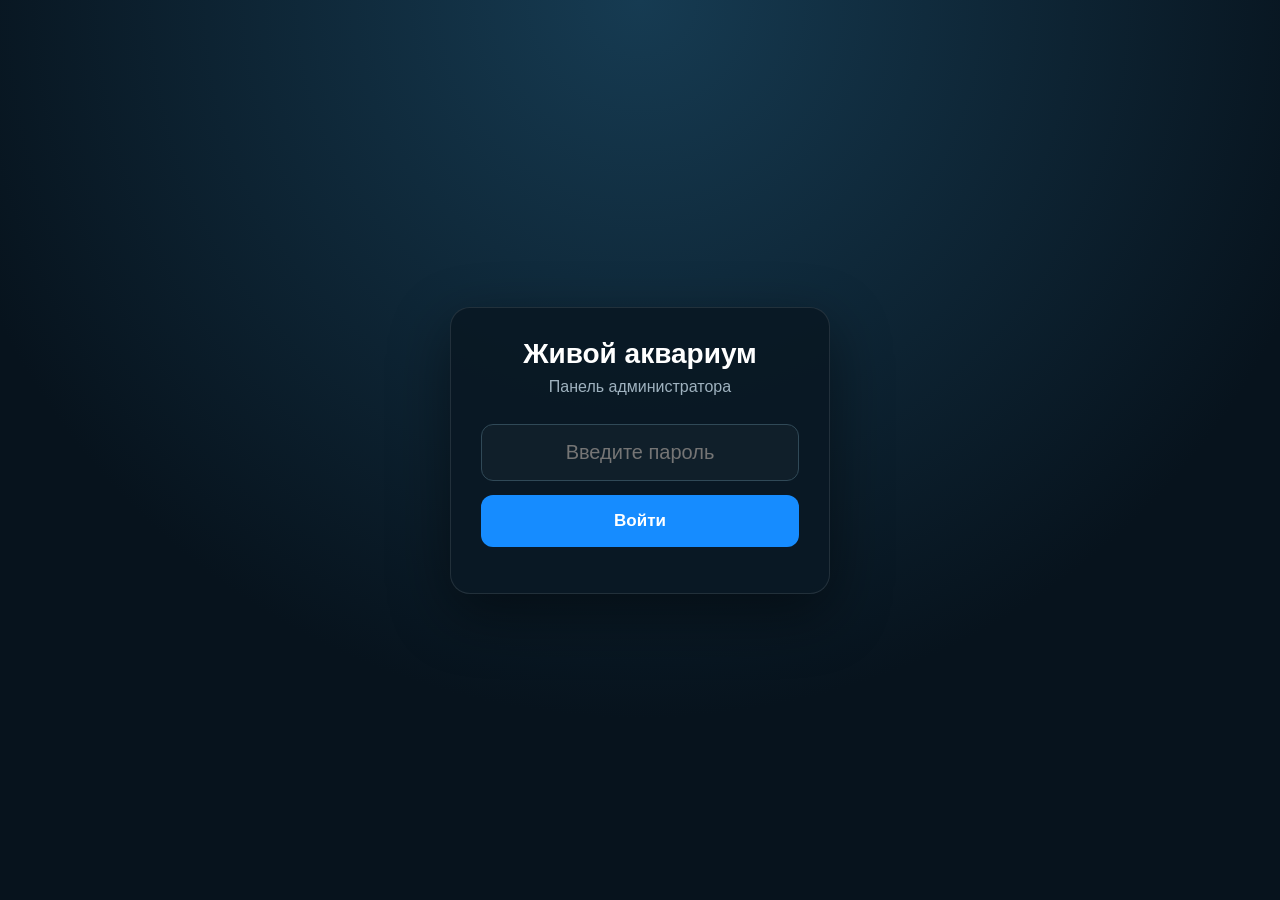
<file: static/login/index.html>
<!DOCTYPE html>
<html lang="ru">
<head>
    <meta charset="UTF-8">

    <meta
        name="viewport"
        content="width=device-width, initial-scale=1.0"
    >

    <title>Живой аквариум — Вход</title>

    <style>
        * {
            box-sizing: border-box;
        }

        body {
            margin: 0;
            min-height: 100vh;

            display: flex;
            align-items: center;
            justify-content: center;

            padding: 20px;

            background:
                radial-gradient(
                    circle at top,
                    #163b52,
                    #07131d 65%
                );

            font-family:
                Arial,
                sans-serif;

            color: white;
        }

        .login-box {
            width: 100%;
            max-width: 380px;

            padding: 30px;

            background: rgba(10, 25, 36, 0.95);

            border: 1px solid
                rgba(255, 255, 255, 0.1);

            border-radius: 20px;

            box-shadow:
                0 20px 60px
                rgba(0, 0, 0, 0.45);

            text-align: center;
        }

        h1 {
            margin: 0 0 8px;
            font-size: 28px;
        }

        .subtitle {
            margin: 0 0 28px;
            color: #9fb2bf;
        }

        input {
            width: 100%;

            padding: 16px;

            border: 1px solid #304957;
            border-radius: 12px;

            background: #101f2a;
            color: white;

            font-size: 20px;
            text-align: center;

            outline: none;
        }

        input:focus {
            border-color: #39a9ff;
        }

        button {
            width: 100%;

            margin-top: 14px;

            padding: 16px;

            border: none;
            border-radius: 12px;

            background: #168cff;
            color: white;

            font-size: 17px;
            font-weight: bold;

            cursor: pointer;
        }

        button:disabled {
            opacity: 0.6;
        }

        .error {
            margin-top: 16px;

            color: #ff6b6b;
            font-size: 14px;
        }
    </style>
</head>

<body>

    <div class="login-box">

        <h1>Живой аквариум</h1>

        <p class="subtitle">
            Панель администратора
        </p>

        <form id="login-form">

            <input
                id="password"
                type="password"
                placeholder="Введите пароль"
                autocomplete="current-password"
                inputmode="numeric"
                maxlength="20"
                required
            >

            <button
                id="login-button"
                type="submit"
            >
                Войти
            </button>

        </form>

        <div
            id="error"
            class="error"
        ></div>

    </div>

    <script>
    const form =
        document.getElementById("login-form");

    const passwordInput =
        document.getElementById("password");

    const loginButton =
        document.getElementById("login-button");

    const errorBox =
        document.getElementById("error");


    form.addEventListener(
        "submit",
        async function(event) {

            event.preventDefault();

            errorBox.textContent = "";

            const password =
                passwordInput.value;

            loginButton.disabled = true;
            loginButton.textContent = "Вход...";

            try {

                const response =
                    await fetch(
                        "/api/auth/admin-login",
                        {
                            method: "POST",
                            headers: {
                                "Content-Type":
                                    "application/json"
                            },
                            body: JSON.stringify({
                                password: password
                            })
                        }
                    );

                const data =
                    await response.json();

                if (!response.ok) {
                    throw new Error(
                        data.detail ||
                        "Ошибка входа."
                    );
                }

                window.location.href =
                    "/admin";

            } catch (error) {

                errorBox.textContent =
                    error.message ||
                    "Ошибка соединения.";

                loginButton.disabled = false;
                loginButton.textContent =
                    "Войти";
            }
        }
    );
</script>

</body>
</html>
</file>
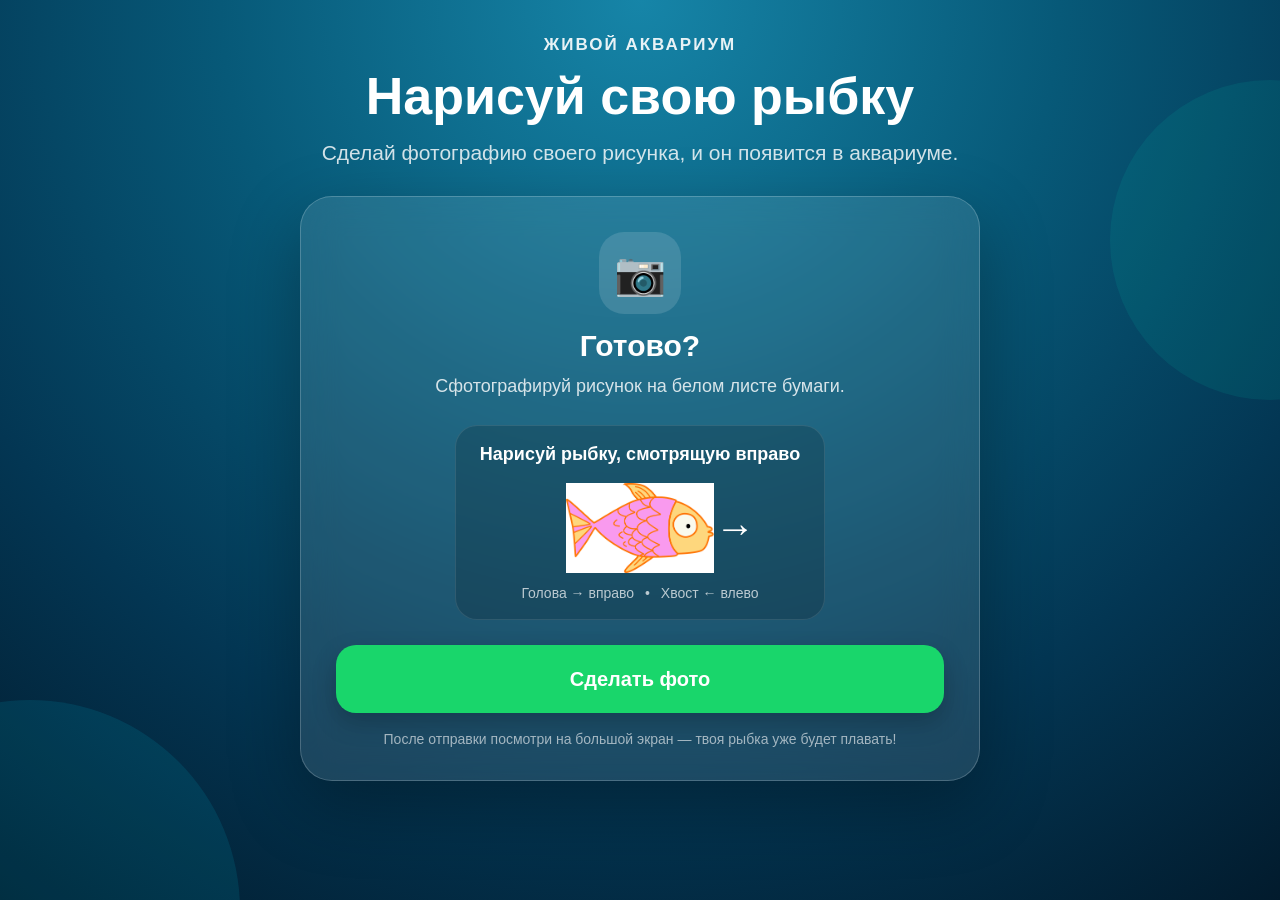
<file: static/upload/index.html>
<!DOCTYPE html>
<html lang="ru">

<head>

    <meta charset="UTF-8">

    <meta
        name="viewport"
        content="width=device-width, initial-scale=1.0"
    >

    <title>Живой аквариум</title>

    <link
        rel="stylesheet"
        href="/static/upload/upload.css"
    >

</head>


<body>


    <main class="upload-page">


        <!-- ============================================== -->
        <!-- ЗАГОЛОВОК -->
        <!-- ============================================== -->

        <section class="header">

            <div class="logo">
                ЖИВОЙ АКВАРИУМ
            </div>

            <h1>
                Нарисуй свою рыбку
            </h1>

            <p>
                Сделай фотографию своего рисунка,
                и он появится в аквариуме.
            </p>

        </section>



        <!-- ============================================== -->
        <!-- ОБЛАСТЬ ЗАГРУЗКИ -->
        <!-- ============================================== -->

        <section class="upload-card">


            <div class="camera-icon">
                📷
            </div>


            <h2>
                Готово?
            </h2>


            <p>
                Сфотографируй рисунок
                на белом листе бумаги.
            </p>



            <!-- ========================================== -->
            <!-- ПРИМЕР НАПРАВЛЕНИЯ -->
            <!-- ========================================== -->

            <div class="fish-example">


                <div class="fish-example-title">
                    Нарисуй рыбку,
                    смотрящую вправо
                </div>


                <div class="fish-example-image">

                    <img
                        src="/static/assets/fish.png"
                        alt="Пример рыбки"
                    >

                    <span class="fish-arrow">
                        →
                    </span>

                </div>


                <div class="fish-example-hint">
                    Голова → вправо
                    <span>•</span>
                    Хвост ← влево
                </div>


            </div>



            <!-- ========================================== -->
            <!-- КНОПКА КАМЕРЫ -->
            <!-- ========================================== -->

            <label
                for="camera-input"
                class="camera-button"
            >
                Сделать фото
            </label>



            <!-- ========================================== -->
            <!-- ВЫБОР ФОТОГРАФИИ -->
            <!-- ========================================== -->

            <input
                id="camera-input"
                type="file"
                accept="image/*"
                capture="environment"
            >


        </section>



        <!-- ============================================== -->
        <!-- ПРЕДПРОСМОТР -->
        <!-- ============================================== -->

        <section
            id="preview-section"
            class="preview-section hidden"
        >


            <h2>
                Твой рисунок
            </h2>


            <img
                id="preview-image"
                alt="Предпросмотр рисунка"
            >


            <button
                id="retake-button"
                class="secondary-button"
            >
                Переснять
            </button>

            <button
                id="continue-button"
                class="submit-button"
            >
                Продолжить →
            </button>

            <button
                id="submit-button"
                class="submit-button hidden"
            >
                Отправить рыбку
            </button>


        </section>



        <!-- ============================================== -->
        <!-- УСПЕШНАЯ ОТПРАВКА -->
        <!-- ============================================== -->

        <section
            id="success-section"
            class="success-section hidden"
        >


            <div class="success-icon">
                🐟
            </div>


            <h2>
                Твоя рыбка поплыла!
            </h2>


            <p>
                Посмотри на большой экран.
            </p>


        </section>


    </main>



    <!-- ============================================== -->
    <!-- JAVASCRIPT -->
    <!-- ============================================== -->

    <script src="/static/upload/upload.js"></script>


</body>

</html>
</file>
<file: static/upload/upload.css>
/* ==================================================
   БАЗА
   ================================================== */

* {
    box-sizing: border-box;
    margin: 0;
    padding: 0;
}

html,
body {
    width: 100%;
    min-height: 100%;

    font-family:
        Arial,
        Helvetica,
        sans-serif;

    color: #ffffff;
}

body {

    min-height: 100vh;

    background:
        radial-gradient(
            circle at 50% 0%,
            #1685a8 0%,
            #075978 38%,
            #033653 70%,
            #021b2d 100%
        );

    overflow-x: hidden;
}


/* ==================================================
   ДЕКОРАТИВНЫЙ ФОН
   ================================================== */

body::before {

    content: "";

    position: fixed;

    width: 420px;
    height: 420px;

    left: -180px;
    bottom: -220px;

    border-radius: 50%;

    background:
        rgba(0, 220, 255, 0.10);

    pointer-events: none;
}

body::after {

    content: "";

    position: fixed;

    width: 320px;
    height: 320px;

    right: -150px;
    top: 80px;

    border-radius: 50%;

    background:
        rgba(0, 255, 200, 0.08);

    pointer-events: none;
}


/* ==================================================
   ОСНОВНАЯ СТРАНИЦА
   ================================================== */

.upload-page {

    width: 100%;

    max-width: 720px;

    min-height: 100vh;

    margin: 0 auto;

    padding:
        35px 20px 50px;

    position: relative;

    z-index: 1;
}


/* ==================================================
   ЗАГОЛОВОК
   ================================================== */

.header {

    text-align: center;

    margin-bottom: 28px;
}

.logo {

    display: inline-block;

    margin-bottom: 14px;

    font-size: 17px;

    font-weight: 800;

    letter-spacing: 2px;

    opacity: 0.9;
}

.header h1 {

    font-size:
        clamp(34px, 6vw, 52px);

    line-height: 1.05;

    font-weight: 900;

    margin-bottom: 14px;
}

.header p {

    font-size:
        clamp(17px, 2.5vw, 21px);

    line-height: 1.45;

    opacity: 0.82;
}


/* ==================================================
   КАРТОЧКА КАМЕРЫ
   ================================================== */

.upload-card {

    width: 100%;

    padding:
        35px 35px 30px;

    text-align: center;

    background:
        rgba(255, 255, 255, 0.10);

    border:
        1px solid
        rgba(255, 255, 255, 0.20);

    border-radius: 32px;

    box-shadow:
        0 25px 70px
        rgba(0, 0, 0, 0.30);

    backdrop-filter:
        blur(18px);
}


/* ==================================================
   ИКОНКА КАМЕРЫ
   ================================================== */

.camera-icon {

    width: 82px;
    height: 82px;

    margin:
        0 auto 15px;

    display: flex;

    align-items: center;
    justify-content: center;

    font-size: 42px;

    border-radius: 25px;

    background:
        rgba(255, 255, 255, 0.13);
}


/* ==================================================
   ЗАГОЛОВОК КАРТОЧКИ
   ================================================== */

.upload-card h2 {

    font-size: 30px;

    font-weight: 900;

    margin-bottom: 10px;
}

.upload-card > p {

    font-size: 18px;

    line-height: 1.5;

    opacity: 0.82;

    margin-bottom: 25px;
}


/* ==================================================
   ПРИМЕР РЫБКИ
   ================================================== */

.fish-example {

    width: 100%;

    max-width: 370px;

    margin:
        20px auto 25px;

    padding:
        18px 20px;

    text-align: center;

    border-radius: 22px;

    background:
        rgba(0, 0, 0, 0.16);

    border:
        1px solid
        rgba(255, 255, 255, 0.10);
}

.fish-example-title {

    font-size: 18px;

    font-weight: 800;

    margin-bottom: 10px;
}

.fish-example-image {

    position: relative;

    width: 230px;
    height: 105px;

    margin: 0 auto;

    display: flex;

    align-items: center;
    justify-content: center;
}

.fish-example-image img {

    display: block;

    width: 155px;
    max-width: 155px;

    height: 90px;

    object-fit: contain;
}

.fish-arrow {

    position: absolute;

    right: 0;

    top: 50%;

    transform:
        translateY(-50%);

    font-size: 40px;

    font-weight: 900;
}

.fish-example-hint {

    margin-top: 5px;

    font-size: 14px;

    opacity: 0.70;
}

.fish-example-hint span {

    margin:
        0 7px;
}


/* ==================================================
   КНОПКА КАМЕРЫ
   ================================================== */

.camera-button {

    display: flex;

    align-items: center;
    justify-content: center;

    gap: 12px;

    width: 100%;

    min-height: 68px;

    padding:
        16px 20px;

    border-radius: 20px;

    background:
        #19d66b;

    color: #ffffff;

    font-size: 20px;

    font-weight: 900;

    cursor: pointer;

    box-shadow:
        0 10px 25px
        rgba(0, 0, 0, 0.22);

    transition:
        transform 0.15s ease,
        filter 0.15s ease;
}

.camera-button:hover {

    filter: brightness(1.08);

    transform:
        translateY(-2px);
}

.camera-button:active {

    transform:
        scale(0.98);
}

#camera-input {

    display: none;
}


/* ==================================================
   ПОДСКАЗКА
   ================================================== */

.upload-card::after {

    content:
        "После отправки посмотри на большой экран — твоя рыбка уже будет плавать!";

    display: block;

    margin-top: 17px;

    font-size: 14px;

    line-height: 1.4;

    color:
        rgba(255, 255, 255, 0.60);
}


/* ==================================================
   ПРЕДПРОСМОТР
   ================================================== */

.preview-section {

    width: 100%;

    margin-top: 25px;

    padding:
        30px 35px;

    text-align: center;

    background:
        rgba(255, 255, 255, 0.10);

    border:
        1px solid
        rgba(255, 255, 255, 0.20);

    border-radius: 32px;

    box-shadow:
        0 25px 70px
        rgba(0, 0, 0, 0.30);

    backdrop-filter:
        blur(18px);
}

.preview-section h2 {

    font-size: 32px;

    font-weight: 900;

    margin-bottom: 18px;
}

#preview-image {

    display: block;

    width: 100%;

    max-height: 430px;

    object-fit: contain;

    border-radius: 22px;

    background:
        rgba(255, 255, 255, 0.96);

    padding: 15px;

    margin-bottom: 20px;
}


/* ==================================================
   ОБЩИЕ КНОПКИ
   ================================================== */

button {

    width: 100%;

    min-height: 58px;

    border: none;

    border-radius: 18px;

    padding:
        14px 18px;

    font-size: 18px;

    font-weight: 800;

    cursor: pointer;

    margin-top: 10px;

    transition:
        transform 0.15s ease,
        opacity 0.15s ease;
}

button:active {

    transform:
        scale(0.98);
}

button:disabled {

    opacity: 0.45;

    cursor: default;
}


/* ==================================================
   ПЕРЕСНЯТЬ
   ================================================== */

.secondary-button {

    background:
        rgba(255, 255, 255, 0.13);

    color: #ffffff;

    border:
        1px solid
        rgba(255, 255, 255, 0.12);
}


/* ==================================================
   ОТПРАВИТЬ / ПРОДОЛЖИТЬ
   ================================================== */

.submit-button {

    background:
        #19d66b;

    color: #ffffff;

    box-shadow:
        0 8px 20px
        rgba(0, 0, 0, 0.18);
}


/* ==================================================
   КНОПКА ОТЗЕРКАЛИВАНИЯ
   Создаётся через upload.js
   ================================================== */

.rotation-button {

    width: 100%;

    min-height: 52px;

    margin-top: 0;

    margin-bottom: 10px;

    padding:
        12px 15px;

    background:
        rgba(255, 255, 255, 0.12);

    color: #ffffff;

    font-size: 16px;

    font-weight: 700;

    border:
        1px solid
        rgba(255, 255, 255, 0.15);

    border-radius: 16px;
}

.rotation-button:hover {

    background:
        rgba(255, 255, 255, 0.18);
}


/* ==================================================
   УСПЕШНАЯ ОТПРАВКА
   ================================================== */

.success-section {

    width: 100%;

    margin-top: 30px;

    padding:
        60px 35px;

    text-align: center;

    background:
        rgba(255, 255, 255, 0.10);

    border:
        1px solid
        rgba(255, 255, 255, 0.20);

    border-radius: 32px;

    box-shadow:
        0 25px 70px
        rgba(0, 0, 0, 0.30);

    backdrop-filter:
        blur(18px);
}

.success-icon {

    font-size: 100px;

    margin-bottom: 20px;

    animation:
        fishFloat 2s ease-in-out infinite;
}

.success-section h2 {

    font-size:
        clamp(30px, 6vw, 46px);

    font-weight: 900;

    margin-bottom: 15px;
}

.success-section p {

    font-size: 20px;

    line-height: 1.5;

    opacity: 0.82;
}


/* ==================================================
   АНИМАЦИЯ
   ================================================== */

@keyframes fishFloat {

    0%,
    100% {

        transform:
            translateY(0)
            rotate(-3deg);
    }

    50% {

        transform:
            translateY(-12px)
            rotate(3deg);
    }
}


/* ==================================================
   СКРЫТЫЕ ЭЛЕМЕНТЫ
   ================================================== */

.hidden {

    display: none !important;
}


/* ==================================================
   ПЛАНШЕТ
   ================================================== */

@media (max-width: 600px) {

    .upload-page {

        padding:
            25px 15px 35px;
    }

    .upload-card,
    .preview-section,
    .success-section {

        padding:
            25px 20px;

        border-radius: 25px;
    }

    .camera-icon {

        width: 68px;
        height: 68px;

        font-size: 34px;
    }

    .upload-card h2 {

        font-size: 27px;
    }

    .fish-example {

        max-width: 330px;
    }

    .camera-button {

        font-size: 18px;
    }

    #preview-image {

        max-height: 350px;
    }
}


/* ==================================================
   МАЛЕНЬКИЙ ТЕЛЕФОН
   ================================================== */

@media (max-width: 380px) {

    .upload-page {

        padding:
            18px 12px 25px;
    }

    .header h1 {

        font-size: 30px;
    }

    .header p {

        font-size: 15px;
    }

    .upload-card {

        padding:
            22px 16px;
    }

    .fish-example {

        padding:
            14px;
    }

    .fish-example-image {

        width: 200px;
    }

    .fish-example-image img {

        width: 135px;

        max-width: 135px;
    }

    .fish-arrow {

        font-size: 32px;
    }

    .camera-button {

        min-height: 60px;

        font-size: 17px;
    }
}
</file>
